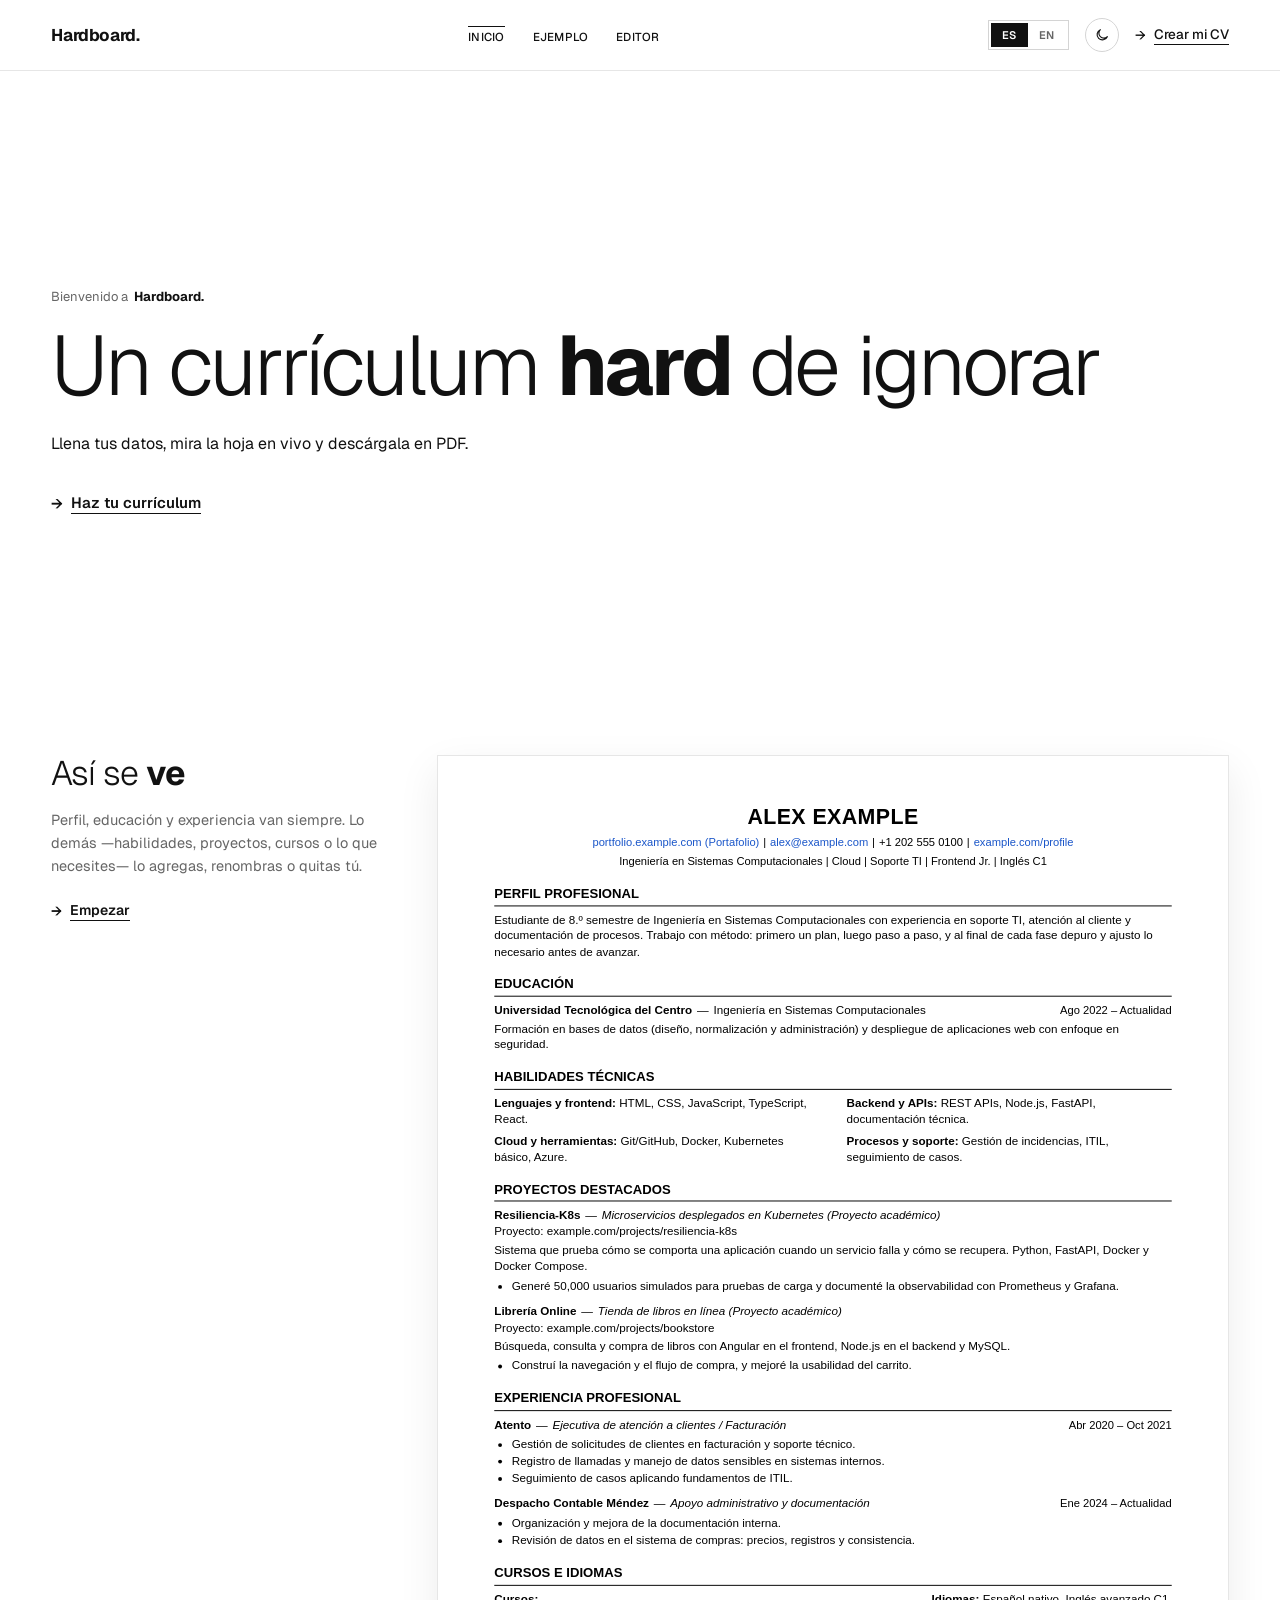
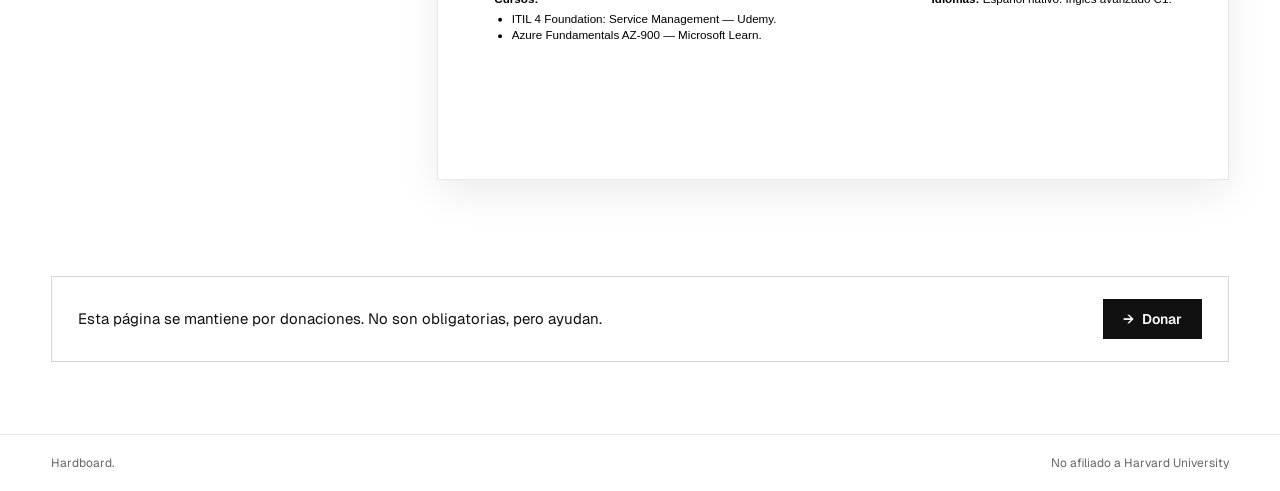
<file: index.html>
<!DOCTYPE html>
<html lang="es" data-theme="light">
<head>
  <meta charset="utf-8">
  <meta name="viewport" content="width=device-width, initial-scale=1">
  <title data-i18n="landing.docTitle">Hardboard. — CV</title>
  <meta name="description" content="Generador gratuito de CV estilo Harvard: llena tus datos, mira la hoja en vivo y descárgala en PDF.">
  <link rel="canonical" href="https://hardboard.xyz/">
  <link rel="icon" href="favicon.svg" type="image/svg+xml">

  <!-- Vista previa al compartir el enlace -->
  <meta property="og:type" content="website">
  <meta property="og:site_name" content="Hardboard.">
  <meta property="og:title" content="Hardboard. — CV estilo Harvard">
  <meta property="og:description" content="Generador gratuito de CV estilo Harvard: llena tus datos, mira la hoja en vivo y descárgala en PDF.">
  <meta property="og:url" content="https://hardboard.xyz/">
  <meta name="twitter:card" content="summary">


  <!-- Tipografías (Geist / Geist Mono) -->
  <link rel="preconnect" href="https://fonts.googleapis.com">
  <link rel="preconnect" href="https://fonts.gstatic.com" crossorigin>
  <link href="https://fonts.googleapis.com/css2?family=Geist:wght@300;400;500;600;700&family=Geist+Mono:wght@400;500&display=swap" rel="stylesheet">

  <!-- Aplica tema/idioma guardados ANTES de pintar (evita parpadeo) -->
  <script src="assets/js/theme-init.js"></script>

  <!-- Estilos: compartidos + específicos de esta página -->
  <link rel="stylesheet" href="assets/css/main.css">
  <link rel="stylesheet" href="assets/css/pages/landing.css">
</head>

<body class="landing">

  <!-- =====================================================================
       CABECERA
       ===================================================================== -->
  <header class="site-header site-header--sticky">
    <div class="site-header__inner">
      <a class="brand" href="#inicio">Hardboard.</a>

      <nav class="nav" aria-label="Principal" data-i18n-aria-label="common.mainNav">
        <a class="nav__link" href="#inicio" aria-current="page" data-i18n="common.home">Inicio</a>
        <a class="nav__link" href="#ejemplo" data-i18n="landing.example">Ejemplo</a>
        <a class="nav__link" href="editor.html" data-i18n="common.editor">Editor</a>
      </nav>

      <div class="site-header__tools">
        <!-- Selector de idioma (lo gestiona components/header-controls.js) -->
        <div class="lang-switch" role="group" aria-label="Idioma / Language">
          <span class="lang-switch__thumb" aria-hidden="true"></span>
          <button type="button" class="lang-switch__btn" data-action="set-lang" data-lang="es" aria-pressed="true">ES</button>
          <button type="button" class="lang-switch__btn" data-action="set-lang" data-lang="en" aria-pressed="false">EN</button>
        </div>

        <!-- Botón de tema claro / oscuro -->
        <button type="button" class="theme-toggle" data-action="toggle-theme">
          <span class="theme-toggle__icons">
            <svg class="theme-toggle__icon theme-toggle__icon--sun" width="16" height="16" viewBox="0 0 24 24" fill="none" stroke="currentColor" stroke-width="1.7" stroke-linecap="round" aria-hidden="true"><circle cx="12" cy="12" r="4"/><path d="M12 2.5v2M12 19.5v2M2.5 12h2M19.5 12h2M5.3 5.3l1.4 1.4M17.3 17.3l1.4 1.4M5.3 18.7l1.4-1.4M17.3 6.7l1.4-1.4"/></svg>
            <svg class="theme-toggle__icon theme-toggle__icon--moon" width="16" height="16" viewBox="0 0 24 24" fill="none" stroke="currentColor" stroke-width="1.7" stroke-linejoin="round" aria-hidden="true"><path d="M20 14.5A8 8 0 1 1 9.5 4a6.5 6.5 0 0 0 10.5 10.5z"/></svg>
          </span>
        </button>

        <a class="link-cta link-cta--sm link-cta--regular" href="editor.html">
          <span aria-hidden="true">→</span>
          <span class="link-cta__label" data-i18n="landing.create">Crear mi CV</span>
        </a>
      </div>
    </div>
  </header>

  <main class="landing__main">

    <!-- =====================================================================
         HERO
         ===================================================================== -->
    <section class="hero" id="inicio">
      <div class="kicker">
        <span data-i18n="landing.kicker">Welcome to</span>
        <strong class="kicker__brand">Hardboard.</strong>
      </div>

      <h1 class="hero__title">
        <span data-i18n="landing.h1a">Un currículum</span>
        <strong>hard</strong>
        <span data-i18n="landing.h1b">de ignorar</span>
      </h1>

      <p class="hero__sub" data-i18n="landing.sub">Llena tus datos, mira la hoja en vivo y descárgala en PDF.</p>

      <a class="link-cta link-cta--lg hero__cta" href="editor.html">
        <span aria-hidden="true">→</span>
        <span class="link-cta__label" data-i18n="landing.cta">Haz tu currículum</span>
      </a>
    </section>

    <!-- =====================================================================
         EJEMPLO DE CV
         La hoja la dibuja js/pages/landing.js con el mismo renderizador
         que usa el editor.
         ===================================================================== -->
    <section class="example" id="ejemplo">
      <div class="example__intro">
        <h2 class="example__title">
          <span data-i18n="landing.seeA">Así se</span>
          <strong data-i18n="landing.seeB">ve</strong>
        </h2>
        <p class="example__text" data-i18n="landing.seeP">Perfil, educación y experiencia van siempre. Lo demás —habilidades, proyectos, cursos o lo que necesites— lo agregas, renombras o quitas tú.</p>
        <a class="link-cta example__link" href="editor.html">
          <span aria-hidden="true">→</span>
          <span class="link-cta__label" data-i18n="landing.start">Empezar</span>
        </a>
      </div>

      <div class="example__preview" id="example-box">
        <div class="sheet-scaler__wrap" id="example-wrap">
          <div class="sheet-scaler__inner" id="example-inner">
            <div class="cv-sheet cv-sheet--fixed" id="example-sheet"></div>
          </div>
        </div>
      </div>
    </section>

    <!-- =====================================================================
         DONACIONES
         Botón conectado a js/services/donations.js. Mientras el backend no
         esté activo, el enlace solo ancla a esta misma sección.
         ===================================================================== -->
    <section class="donate" id="donate">
      <div class="donate__box">
        <p class="donate__text" data-i18n="landing.donateText">Esta página se mantiene por donaciones. No son obligatorias, pero ayudan.</p>
        <a class="btn-solid" href="#donate" data-action="donate">
          <span aria-hidden="true">→</span>
          <span data-i18n="landing.donate">Donar</span>
        </a>
      </div>
    </section>
  </main>

  <!-- =====================================================================
       PIE DE PÁGINA
       ===================================================================== -->
  <footer class="site-footer">
    <div class="site-footer__inner">
      <span>Hardboard.</span>
      <span data-i18n="common.disclaimer">No afiliado a Harvard University</span>
    </div>
  </footer>

  <!-- =====================================================================
       SCRIPTS (el orden importa: núcleo → idiomas → datos → componentes → página)
       ===================================================================== -->
  <script src="assets/js/core/namespace.js"></script>
  <script src="assets/js/core/utils.js"></script>
  <script src="assets/js/core/storage.js"></script>
  <script src="assets/js/core/i18n.js"></script>
  <script src="assets/js/i18n/es.js"></script>
  <script src="assets/js/i18n/en.js"></script>
  <script src="assets/js/core/preferences.js"></script>

  <script src="assets/js/data/cv-model.js"></script>
  <script src="assets/js/data/sample-cv.js"></script>

  <script src="assets/js/components/header-controls.js"></script>
  <script src="assets/js/components/cv-renderer.js"></script>
  <script src="assets/js/components/sheet-scaler.js"></script>

  <script src="assets/js/services/config.js"></script>
  <script src="assets/js/services/donations.js"></script>

  <script src="assets/js/pages/landing.js"></script>
</body>
</html>
</file>
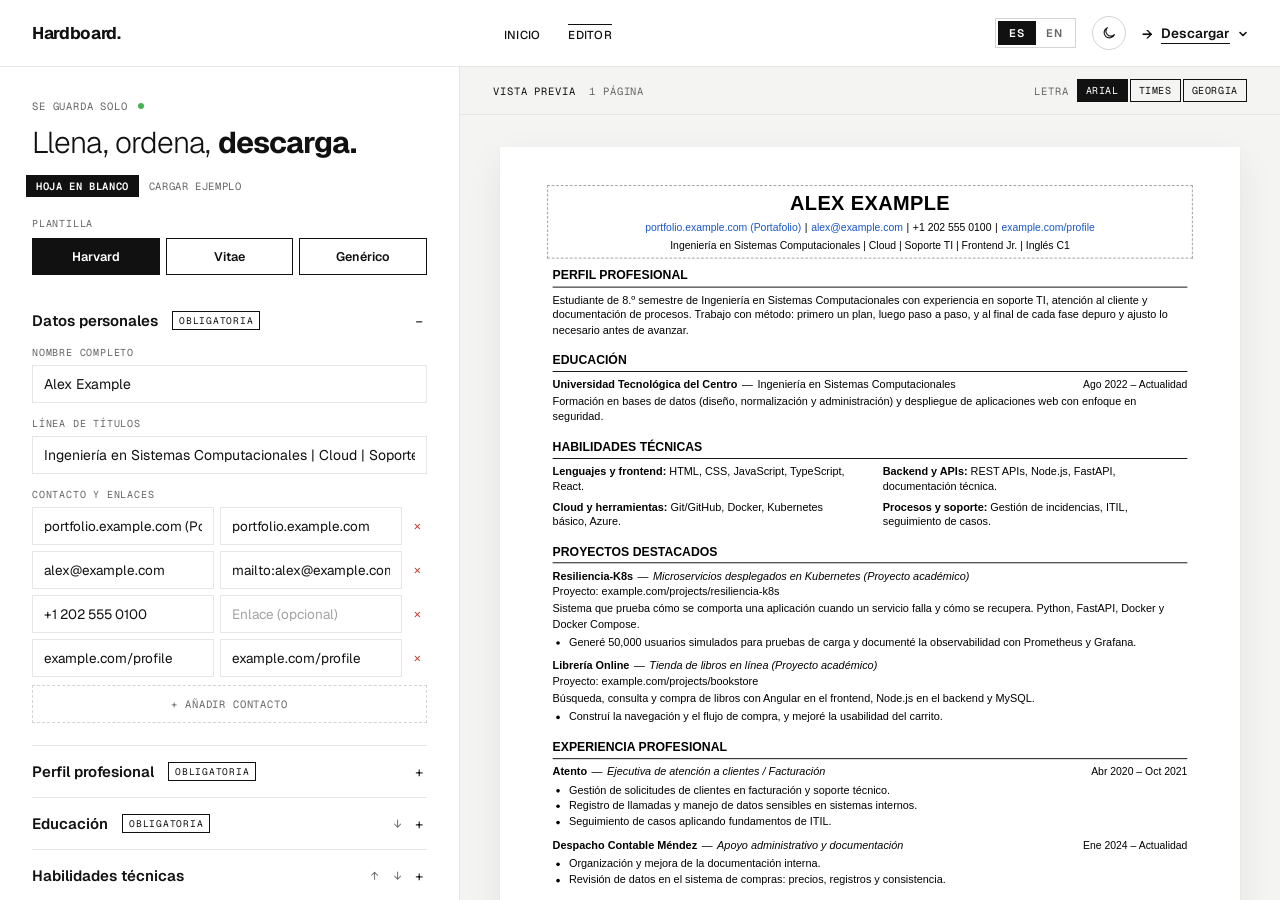
<file: editor.html>
<!DOCTYPE html>
<html lang="es" data-theme="light">
<head>
  <meta charset="utf-8">
  <meta name="viewport" content="width=device-width, initial-scale=1">
  <title data-i18n="editor.docTitle">Editor — Hardboard.</title>
  <meta name="description" content="Editor de CV estilo Harvard con vista previa en vivo y exportación a PDF.">
  <link rel="canonical" href="https://hardboard.xyz/editor.html">
  <link rel="icon" href="favicon.svg" type="image/svg+xml">

  <!-- Vista previa al compartir el enlace -->
  <meta property="og:type" content="website">
  <meta property="og:site_name" content="Hardboard.">
  <meta property="og:title" content="Editor — Hardboard.">
  <meta property="og:description" content="Editor de CV estilo Harvard con vista previa en vivo y exportación a PDF.">
  <meta property="og:url" content="https://hardboard.xyz/editor.html">
  <meta name="twitter:card" content="summary">


  <!-- Tipografías (Geist / Geist Mono) -->
  <link rel="preconnect" href="https://fonts.googleapis.com">
  <link rel="preconnect" href="https://fonts.gstatic.com" crossorigin>
  <link href="https://fonts.googleapis.com/css2?family=Geist:wght@300;400;500;600;700&family=Geist+Mono:wght@400;500&display=swap" rel="stylesheet">

  <!-- Aplica tema/idioma guardados ANTES de pintar (evita parpadeo) -->
  <script src="assets/js/theme-init.js"></script>

  <!-- Estilos: compartidos + específicos del editor + impresión -->
  <link rel="stylesheet" href="assets/css/main.css">
  <link rel="stylesheet" href="assets/css/pages/editor.css">
  <link rel="stylesheet" href="assets/css/print.css">
</head>

<body>
  <!-- data-view controla qué panel se ve en pantallas angostas (edit | preview) -->
  <div class="app" id="app" data-view="edit">
    <!-- Selector de la foto de la plantilla Vitae (lo abre la acción photo-pick) -->
    <input type="file" id="photo-input" accept="image/*" hidden data-noprint>

    <!-- =====================================================================
         CABECERA (no se imprime)
         ===================================================================== -->
    <header class="site-header site-header--app" data-noprint>
      <div class="site-header__inner">
        <a class="brand" href="index.html">Hardboard.</a>

        <nav class="nav" aria-label="Principal" data-i18n-aria-label="common.mainNav">
          <a class="nav__link" href="index.html" data-i18n="common.home">Inicio</a>
          <a class="nav__link" href="editor.html" aria-current="page" data-i18n="common.editor">Editor</a>
        </nav>

        <div class="site-header__tools">
          <div class="lang-switch" role="group" aria-label="Idioma / Language">
            <span class="lang-switch__thumb" aria-hidden="true"></span>
            <button type="button" class="lang-switch__btn" data-action="set-lang" data-lang="es" aria-pressed="true">ES</button>
            <button type="button" class="lang-switch__btn" data-action="set-lang" data-lang="en" aria-pressed="false">EN</button>
          </div>

          <button type="button" class="theme-toggle" data-action="toggle-theme">
            <span class="theme-toggle__icons">
              <svg class="theme-toggle__icon theme-toggle__icon--sun" width="16" height="16" viewBox="0 0 24 24" fill="none" stroke="currentColor" stroke-width="1.7" stroke-linecap="round" aria-hidden="true"><circle cx="12" cy="12" r="4"/><path d="M12 2.5v2M12 19.5v2M2.5 12h2M19.5 12h2M5.3 5.3l1.4 1.4M17.3 17.3l1.4 1.4M5.3 18.7l1.4-1.4M17.3 6.7l1.4-1.4"/></svg>
              <svg class="theme-toggle__icon theme-toggle__icon--moon" width="16" height="16" viewBox="0 0 24 24" fill="none" stroke="currentColor" stroke-width="1.7" stroke-linejoin="round" aria-hidden="true"><path d="M20 14.5A8 8 0 1 1 9.5 4a6.5 6.5 0 0 0 10.5 10.5z"/></svg>
            </span>
          </button>

          <!-- Descarga directa: un solo botón que despliega PDF / DOCX (assets/js/pages/editor/export.js) -->
          <div class="download-menu" data-download-menu>
            <button type="button" class="link-cta link-cta--sm download-menu__trigger" data-action="toggle-download" aria-haspopup="true" aria-expanded="false">
              <span aria-hidden="true">→</span>
              <span class="link-cta__label" data-i18n="editor.downloadMenu">Download</span>
              <svg class="download-menu__caret" width="10" height="10" viewBox="0 0 10 10" fill="none" stroke="currentColor" stroke-width="1.6" stroke-linecap="round" stroke-linejoin="round" aria-hidden="true"><path d="M2 3.5 5 6.5 8 3.5"/></svg>
            </button>
            <div class="download-menu__list" role="menu" hidden>
              <button type="button" role="menuitem" class="download-menu__item" data-action="download" data-format="pdf" data-i18n-aria-label="editor.download">PDF</button>
              <button type="button" role="menuitem" class="download-menu__item" data-action="download" data-format="docx" data-i18n-aria-label="editor.downloadDocx">DOCX</button>
            </div>
          </div>
        </div>
      </div>

      <!-- Pestañas Editar / Vista previa (solo visibles en pantallas angostas) -->
      <div class="view-tabs" role="tablist">
        <button type="button" class="view-tabs__btn" role="tab" data-action="view" data-view="edit" aria-selected="true" data-i18n="editor.edit">Editar</button>
        <button type="button" class="view-tabs__btn" role="tab" data-action="view" data-view="preview" aria-selected="false" data-i18n="editor.preview">Vista previa</button>
      </div>
    </header>

    <main class="app__body">

      <!-- ===================================================================
           PANEL IZQUIERDO: FORMULARIO (no se imprime)
           El acordeón de secciones lo dibuja js/pages/editor/editor-view.js
           =================================================================== -->
      <aside class="panel-editor" id="editor-panel" data-noprint>
        <div class="panel-editor__intro">
          <div class="panel-editor__status">
            <span data-i18n="editor.autosaved">Se guarda solo</span>
            <span class="status-dot" aria-hidden="true"></span>
          </div>

          <h1 class="panel-editor__title">
            <span data-i18n="editor.h1a">Llena, ordena,</span>
            <strong data-i18n="editor.h1b">descarga.</strong>
          </h1>

          <div class="panel-editor__tools">
            <!-- El texto de este botón cambia a "¿Seguro?" (lo gestiona main.js) -->
            <button type="button" class="btn-mono btn-mono--highlight" data-action="blank" data-i18n="editor.blank">Hoja en blanco</button>
            <button type="button" class="btn-mono" data-action="sample" data-i18n="editor.loadSample">Cargar ejemplo</button>
          </div>
          <!-- Plantilla de la hoja y, para Vitae, color de la cabecera (activación en main.js) -->
          <div class="panel-editor__option">
            <div class="panel-editor__option-label" data-i18n="editor.tplLabel">Plantilla</div>
            <div class="template-picker">
              <button type="button" class="btn-chip btn-chip--wide" data-action="template" data-tpl="harvard" aria-pressed="true">Harvard</button>
              <button type="button" class="btn-chip btn-chip--wide" data-action="template" data-tpl="vitae" aria-pressed="false">Vitae</button>
              <button type="button" class="btn-chip btn-chip--wide" data-action="template" data-tpl="generic" aria-pressed="false" data-i18n="editor.tplGeneric">Genérico</button>
            </div>
          </div>

          <div class="panel-editor__option" id="vitae-colors" hidden>
            <div class="panel-editor__option-label" data-i18n="editor.vBgLabel">Color del fondo</div>
            <div class="swatches">
              <button type="button" class="swatch" data-action="vitae-color" data-vc="graphite" style="--swatch:#3d3d3d" aria-pressed="false" data-i18n-aria-label="editor.cGraphite" data-i18n-title="editor.cGraphite"></button>
              <button type="button" class="swatch" data-action="vitae-color" data-vc="gray" style="--swatch:#6b6b6b" aria-pressed="false" data-i18n-aria-label="editor.cGray" data-i18n-title="editor.cGray"></button>
              <button type="button" class="swatch" data-action="vitae-color" data-vc="navy" style="--swatch:#1f3a5f" aria-pressed="false" data-i18n-aria-label="editor.cNavy" data-i18n-title="editor.cNavy"></button>
              <button type="button" class="swatch" data-action="vitae-color" data-vc="wine" style="--swatch:#6e2636" aria-pressed="false" data-i18n-aria-label="editor.cWine" data-i18n-title="editor.cWine"></button>
              <button type="button" class="swatch" data-action="vitae-color" data-vc="green" style="--swatch:#2f4f3f" aria-pressed="false" data-i18n-aria-label="editor.cGreen" data-i18n-title="editor.cGreen"></button>
              <button type="button" class="swatch" data-action="vitae-color" data-vc="rose" style="--swatch:#a84f6b" aria-pressed="false" data-i18n-aria-label="editor.cRose" data-i18n-title="editor.cRose"></button>
              <button type="button" class="swatch" data-action="vitae-color" data-vc="retro" style="--swatch:#9c4f2e" aria-pressed="false" data-i18n-aria-label="editor.cRetro" data-i18n-title="editor.cRetro"></button>
            </div>
          </div>
        </div>

        <div class="panel-editor__sections">
          <div id="editor-sections"></div>

          <!-- Añadir sección opcional -->
          <div class="add-section">
            <div class="add-section__label" data-i18n="editor.addOptional">Añadir sección opcional</div>
            <div class="add-section__grid">
              <button type="button" class="btn-option" data-action="add-section" data-type="skills" data-i18n="editor.addSkills">+ Habilidades</button>
              <button type="button" class="btn-option" data-action="add-section" data-type="projects" data-i18n="editor.addProjects">+ Proyectos</button>
              <button type="button" class="btn-option" data-action="add-section" data-type="courses" data-i18n="editor.addCourses">+ Cursos e idiomas</button>
              <button type="button" class="btn-option" data-action="add-section" data-type="custom" data-i18n="editor.addCustom">+ Sección libre</button>
            </div>
          </div>
        </div>
      </aside>

      <!-- ===================================================================
           PANEL DERECHO: VISTA PREVIA (lo único que se imprime)
           =================================================================== -->
      <section class="panel-preview" id="preview-panel">
        <div class="preview-bar" data-noprint>
          <div class="preview-bar__group">
            <span class="preview-bar__title" data-i18n="editor.preview">Vista previa</span>
            <span id="page-label"></span>
          </div>

          <!-- Selector de tipografía de la hoja -->
          <div class="preview-bar__group preview-bar__group--fonts">
            <span class="preview-bar__fonts-label" data-i18n="editor.font">Letra</span>
            <button type="button" class="btn-chip" data-action="font" data-font="arial" aria-pressed="true">Arial</button>
            <button type="button" class="btn-chip" data-action="font" data-font="times" aria-pressed="false">Times</button>
            <button type="button" class="btn-chip" data-action="font" data-font="georgia" aria-pressed="false">Georgia</button>
          </div>
        </div>

        <div class="preview-stage">
          <div class="sheet-scaler__wrap" id="sheet-wrap">
            <div class="sheet-scaler__inner" id="sheet-inner">
              <div class="cv-sheet" id="cv-sheet">
                <!-- Líneas punteadas de salto de página (solo pantalla) -->
                <div id="cv-marks" data-noprint></div>
                <!-- Contenido del CV dibujado por components/cv-renderer.js -->
                <div id="cv-content"></div>
              </div>
            </div>
          </div>
        </div>
      </section>
    </main>
  </div>

  <!-- =====================================================================
       SCRIPTS (el orden importa: núcleo → idiomas → datos → componentes → editor)
       ===================================================================== -->
  <script src="assets/js/core/namespace.js"></script>
  <script src="assets/js/core/utils.js"></script>
  <script src="assets/js/core/storage.js"></script>
  <script src="assets/js/core/i18n.js"></script>
  <script src="assets/js/i18n/es.js"></script>
  <script src="assets/js/i18n/en.js"></script>
  <script src="assets/js/core/preferences.js"></script>

  <script src="assets/js/data/cv-model.js"></script>
  <script src="assets/js/data/sample-cv.js"></script>

  <script src="assets/js/components/header-controls.js"></script>
  <script src="assets/js/components/cv-renderer.js"></script>
  <script src="assets/js/components/sheet-scaler.js"></script>

  <script src="assets/js/pages/editor/store.js"></script>
  <script src="assets/js/pages/editor/editor-view.js"></script>
  <script src="assets/js/pages/editor/export.js"></script>
  <script src="assets/js/pages/editor/actions.js"></script>
  <script src="assets/js/pages/editor/main.js"></script>
</body>
</html>
</file>
<file: assets/css/main.css>
/* ==========================================================================
   HOJA DE ESTILOS COMPARTIDA
   Agrupa tokens, base y componentes reutilizables por todas las páginas.
   Cada página añade después su propio archivo en css/pages/.
   Orden importante: tokens → reset → componentes.
   ========================================================================== */

@import url("base/tokens.css");
@import url("base/reset.css");

@import url("components/header.css");
@import url("components/toggles.css");
@import url("components/buttons.css");
@import url("components/forms.css");
@import url("components/cv-sheet.css");
@import url("components/cv-templates.css");
@import url("components/status-dot.css");
@import url("components/footer.css");
</file>
<file: assets/css/pages/landing.css>
/* ==========================================================================
   PÁGINA: LANDING (index.html)
   Secciones: hero → ejemplo de CV → donaciones (ver también footer.css).
   ========================================================================== */

.landing {
  min-height: 100vh;
}

.landing__main {
  max-width: var(--page-max);
  margin: 0 auto;
}

/* --- Hero --- */
.hero {
  min-height: min(80vh, 660px);
  display: flex;
  flex-direction: column;
  justify-content: center;
  padding: 96px var(--gutter);
}

/* Línea pequeña sobre el título: "Welcome to **Hardboard.**" (se escribe tal cual, sin mayúsculas forzadas) */
.kicker {
  display: flex;
  align-items: baseline;
  gap: 6px;
  font-size: 13px;
  color: var(--muted);
}

.kicker__brand {
  font-weight: 700;
  color: var(--fg);
}

.hero__title {
  margin-top: 18px;
  font-size: clamp(44px, 7.4vw, 84px);
  font-weight: 300;
  line-height: 1.02;
  letter-spacing: -0.035em;
  text-wrap: balance;
}

.hero__title strong,
.example__title strong {
  font-weight: 700;
}

.hero__sub {
  max-width: 540px;
  margin-top: 24px;
  font-size: 16px;
  line-height: 1.55;
  text-wrap: pretty;
}

.hero__cta {
  align-self: flex-start;
  margin-top: 36px;
}

/* Sacudida periódica para llamar la atención sobre el CTA.
   Solo se activa si el usuario no pidió movimiento reducido. */
@media (prefers-reduced-motion: no-preference) {
  .hero__cta {
    animation: cta-shake 4s 1.5s infinite;
  }
}

@keyframes cta-shake {
  0%   { transform: translateX(0); }
  3%   { transform: translateX(-3px) rotate(-1.2deg); }
  6%   { transform: translateX(3px) rotate(1.2deg); }
  9%   { transform: translateX(-2px) rotate(-0.6deg); }
  12%  { transform: translateX(2px) rotate(0.6deg); }
  15%, 100% { transform: translateX(0); }
}

/* --- Ejemplo de CV --- */
.example {
  display: flex;
  flex-wrap: wrap;
  align-items: flex-start;
  gap: 56px;
  padding: 24px var(--gutter) 96px;
}

.example__intro {
  flex: 1 1 260px;
  max-width: 330px;
  position: sticky;
  top: 110px;
}

.example__title {
  font-size: 34px;
  font-weight: 300;
  line-height: 1.08;
  letter-spacing: -0.03em;
}

.example__text {
  margin-top: 16px;
  font-size: 14.5px;
  line-height: 1.6;
  color: var(--muted);
  text-wrap: pretty;
}

.example__link {
  margin-top: 24px;
}

.example__preview {
  flex: 2 1 480px;
  min-width: 0;
  display: flex;
  justify-content: center;
}

/* En pantallas angostas el texto deja de ser fijo */
@media (max-width: 720px) {
  .example__intro {
    position: static;
    max-width: none;
  }
}
</file>
<file: assets/css/pages/editor.css>
/* ==========================================================================
   PÁGINA: EDITOR (editor.html)
   Layout de aplicación: cabecera + dos paneles (formulario | vista previa).
   En pantallas < 960px se muestra un panel a la vez (pestañas).
   ========================================================================== */

.app {
  height: 100vh;
  display: flex;
  flex-direction: column;
  background: var(--bg);
}

.app__body {
  flex: 1;
  min-height: 0;
  display: grid;
  grid-template-columns: minmax(380px, 460px) minmax(0, 1fr);
}

/* --- Pestañas Editar / Vista previa (solo móvil) --- */
.view-tabs {
  display: none;
  border-top: 1px solid var(--line);
}

.view-tabs__btn {
  flex: 1;
  padding: 12px;
  border-bottom: 2px solid transparent;
  font-family: var(--font-mono);
  font-size: 11px;
  letter-spacing: 0.08em;
  text-transform: uppercase;
}

.view-tabs__btn[aria-selected="true"] {
  border-bottom-color: var(--fg);
}

/* ==========================================================================
   PANEL IZQUIERDO: FORMULARIO
   ========================================================================== */

.panel-editor {
  position: relative;
  overflow-y: auto;
  background: var(--bg);
  border-right: 1px solid var(--line);
}

.panel-editor__intro {
  padding: 32px var(--gutter-panel) 20px;
}

.panel-editor__status {
  display: flex;
  align-items: center;
  gap: 10px;
  font-family: var(--font-mono);
  font-size: 10.5px;
  letter-spacing: 0.08em;
  text-transform: uppercase;
  color: var(--muted);
}

.panel-editor__title {
  margin-top: 14px;
  font-size: 30px;
  font-weight: 300;
  line-height: 1.08;
  letter-spacing: -0.03em;
}

.panel-editor__title strong {
  font-weight: 700;
}

.panel-editor__tools {
  display: flex;
  gap: 4px;
  margin: 16px 0 0 -6px;
}

/* --- Plantilla y color de la hoja --- */
.panel-editor__option {
  margin-top: 20px;
}

.panel-editor__option[hidden] {
  display: none;
}

.panel-editor__option-label {
  margin-bottom: 8px;
  font-family: var(--font-mono);
  font-size: 10px;
  letter-spacing: 0.08em;
  text-transform: uppercase;
  color: var(--muted);
}

.template-picker {
  display: grid;
  grid-template-columns: repeat(3, minmax(0, 1fr));
  gap: 6px;
}

.swatches {
  display: flex;
  flex-wrap: wrap;
  gap: 8px;
}

.swatch {
  width: 34px;
  height: 34px;
  padding: 0;
  border: 2px solid var(--line-strong);
  border-radius: 50%;
  background: var(--swatch);
}

.swatch[aria-pressed="true"] {
  border-color: var(--fg);
}

.panel-editor__sections {
  padding: 0 var(--gutter-panel);
}

/* --- Acordeón de secciones --- */
.accordion {
  border-bottom: 1px solid var(--line);
}

.accordion__head {
  display: flex;
  align-items: center;
  gap: 4px;
}

.accordion__toggle {
  flex: 1;
  min-width: 0;
  display: flex;
  align-items: center;
  gap: 14px;
  padding: 16px 0;
  text-align: left;
}

.accordion__title {
  overflow: hidden;
  font-size: 15px;
  font-weight: 600;
  text-overflow: ellipsis;
  white-space: nowrap;
}

.accordion__title.is-hidden {
  opacity: .45;
}

.accordion__caret {
  width: 16px;
  text-align: center;
  font-family: var(--font-mono);
  font-size: 14px;
}

.accordion__body {
  display: flex;
  flex-direction: column;
  gap: 14px;
  padding-bottom: 22px;
}

/* Etiquetas "Obligatoria" / "Oculta" */
.badge {
  flex: none;
  padding: 2px 6px;
  border: 1px solid var(--fg);
  font-family: var(--font-mono);
  font-size: 9.5px;
  letter-spacing: 0.08em;
  text-transform: uppercase;
}

.badge--muted {
  border-color: var(--line-strong);
  color: var(--muted);
}

/* --- Tarjeta de entrada (una escuela, un empleo, un proyecto…) --- */
.stack {
  display: flex;
  flex-direction: column;
  gap: 10px;
}

.stack--wide {
  gap: 14px;
}

.entry-card {
  display: flex;
  flex-direction: column;
  gap: 12px;
  padding: 14px;
  border: 1px solid var(--line);
}

.entry-card__tools {
  display: flex;
  justify-content: flex-end;
  gap: 2px;
}

.contact-list {
  display: flex;
  flex-direction: column;
  gap: 6px;
}

.contact-add {
  margin-top: 8px;
}

.section-tools {
  display: flex;
  gap: 4px;
  margin-left: -6px;
}

/* --- Añadir sección opcional --- */
.add-section {
  padding: 24px 0 48px;
}

.add-section__label {
  margin-bottom: 10px;
  font-family: var(--font-mono);
  font-size: 10px;
  letter-spacing: 0.08em;
  text-transform: uppercase;
  color: var(--muted);
}

.add-section__grid {
  display: grid;
  grid-template-columns: 1fr 1fr;
  gap: 6px;
}

/* ==========================================================================
   PANEL DERECHO: VISTA PREVIA
   ========================================================================== */

.panel-preview {
  min-width: 0;
  overflow-y: auto;
  background: var(--paper);
}

.preview-bar {
  position: sticky;
  top: 0;
  z-index: 2;
  display: flex;
  justify-content: space-between;
  align-items: center;
  flex-wrap: wrap;
  gap: 16px;
  padding: 12px var(--gutter-preview);
  background: var(--glass-paper);
  backdrop-filter: blur(6px);
  border-bottom: 1px solid var(--line);
  font-family: var(--font-mono);
  font-size: 10.5px;
  letter-spacing: 0.08em;
  text-transform: uppercase;
  color: var(--muted);
}

.preview-bar__group {
  display: flex;
  align-items: center;
  flex-wrap: wrap;
  gap: 14px;
}

.preview-bar__group--fonts {
  gap: 2px;
}

.preview-bar__title {
  color: var(--fg);
}

.preview-bar__fonts-label {
  margin-right: 6px;
}

.preview-stage {
  padding: 32px var(--gutter-preview) 64px;
}

/* ==========================================================================
   RESPONSIVE: un solo panel visible (según data-view en .app)
   ========================================================================== */

@media (max-width: 959px) {
  .app__body {
    grid-template-columns: minmax(0, 1fr);
  }

  .view-tabs {
    display: flex;
  }

  .app[data-view="edit"] .panel-preview,
  .app[data-view="preview"] .panel-editor {
    display: none;
  }
}

@media (max-width: 640px) {
  .site-header--app .site-header__inner {
    flex-wrap: wrap;
  }
}
</file>
<file: assets/css/print.css>
/* ==========================================================================
   IMPRESIÓN / EXPORTAR A PDF (editor.html)
   Al imprimir solo debe salir la hoja del CV: sin cabecera, sin formulario,
   sin marcas de página y sin el escalado de pantalla.
   Elementos con [data-noprint] se ocultan por completo.
   ========================================================================== */

/* Margen de página en 0: el navegador solo imprime fecha, título, URL y
   "página x/y" dentro del margen de @page, así que sin margen no aparecen.
   Los márgenes reales del papel se devuelven con padding en .cv-sheet
   (más abajo), repetido en cada página con box-decoration-break. */
@page {
  size: letter;
  margin: 0;
}

@media print {
  html,
  body {
    height: auto !important;
    overflow: visible !important;
    background: #fff !important;
    -webkit-print-color-adjust: exact;
    print-color-adjust: exact;
  }

  [data-noprint] {
    display: none !important;
  }

  /* Aplana los contenedores del layout de aplicación */
  .app,
  .app__body,
  .panel-preview,
  .preview-stage,
  .sheet-scaler__wrap,
  .sheet-scaler__inner {
    display: block !important;
    position: static !important;
    width: auto !important;
    height: auto !important;
    min-height: 0 !important;
    max-height: none !important;
    margin: 0 !important;
    padding: 0 !important;
    overflow: visible !important;
    transform: none !important;
    background: #fff !important;
    border: none !important;
    box-shadow: none !important;
  }

  /* La hoja ocupa todo el papel; los márgenes (0.5in arriba/abajo, 0.6in
     a los lados) se aplican como padding y se clonan en cada página. */
  .cv-sheet {
    width: auto !important;
    min-height: 0 !important;
    padding: 0.5in 0.6in !important;
    box-shadow: none !important;
    -webkit-box-decoration-break: clone;
    box-decoration-break: clone;
  }

  /* Sin recuadros de selección sobre las secciones */
  .cv-block,
  .cv-block.is-active {
    outline: none !important;
  }
}
</file>
